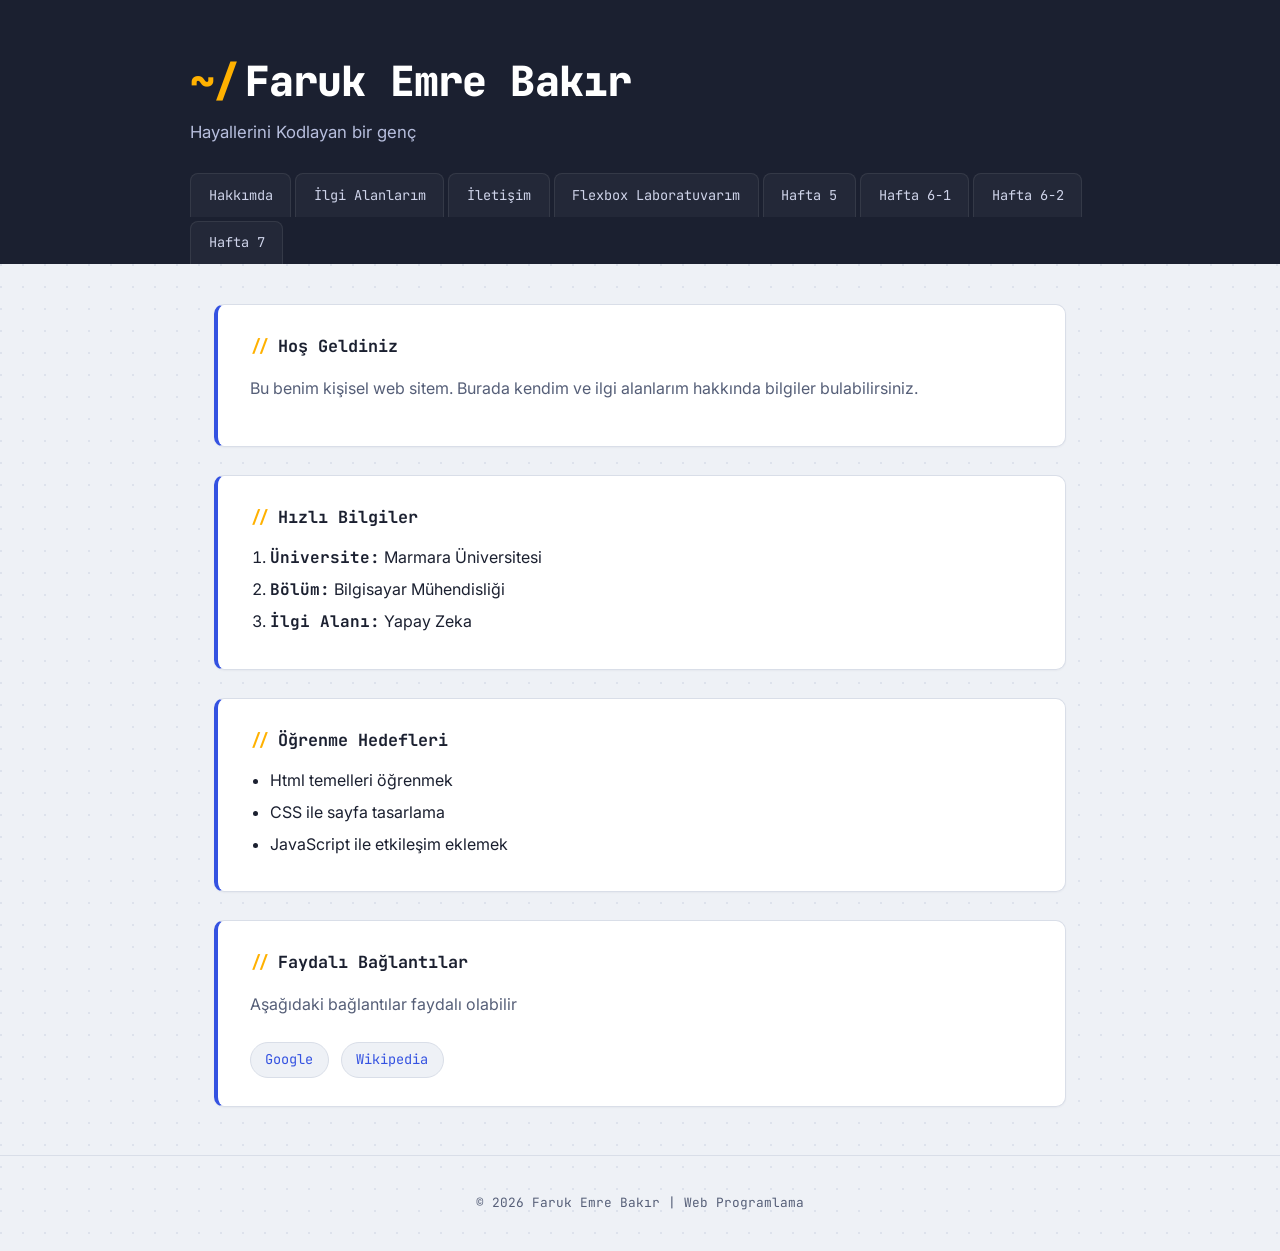
<file: index.html>
<!DOCTYPE html>
<html lang="tr"> <head>
    <meta charset="UTF-8"> <meta name="viewport" content="width=device-width, initial-scale=1.0"> <title>Faruk Emre Bakır</title> <link rel="stylesheet" href="styles/style.css">
</head>
<body> 

    <header>
        <h1>Faruk Emre Bakır</h1> 
        <p>Hayallerini Kodlayan bir genç</p>
      
        <nav>
            <ul>
                <li><a href="about.html">Hakkımda</a></li>
                <li><a href="interests.html">İlgi Alanlarım</a></li>
                <li><a href="contact.html">İletişim</a></li>
                <li><a href="hafta4Uygulama.html">Flexbox Laboratuvarım</a></li>
                <li><a href="hafta5.html">Hafta 5</a></li>
                <li><a href="hafta6-1.html">Hafta 6-1</a></li>
                <li><a href="hafta6-2.html">Hafta 6-2</a></li>
                <li><a href="hafta7.html">Hafta 7</a></li>
            </ul>
        </nav>
    </header>

    <main>
        <section>
            <h2>Hoş Geldiniz</h2>
            <p>Bu benim kişisel web sitem. Burada kendim ve ilgi alanlarım hakkında bilgiler bulabilirsiniz.</p>
        </section>

        <section>
            <h2>Hızlı Bilgiler</h2>
            <ol>
                <li><strong>Üniversite:</strong> Marmara Üniversitesi</li>
                <li><strong>Bölüm:</strong> Bilgisayar Mühendisliği</li>
                <li><strong>İlgi Alanı:</strong> Yapay Zeka</li>
            </ol>
        </section>

        <section>
            <h2>Öğrenme Hedefleri</h2>
            <ul>
                <li>Html temelleri öğrenmek</li>
                <li>CSS ile sayfa tasarlama</li>
                <li>JavaScript ile etkileşim eklemek</li>
            </ul>
        </section>

        <section>
            <h2>Faydalı Bağlantılar</h2>
            <p>Aşağıdaki bağlantılar faydalı olabilir</p>
            <a href="https://www.google.com" target="_blank">Google</a>
            <a href="https://www.wikipedia.org/" target="_blank">Wikipedia</a>
        </section>
    </main>

    <footer>
        <p>© 2026 Faruk Emre Bakır | Web Programlama</p>
    </footer>

</body>
</html>
</file>
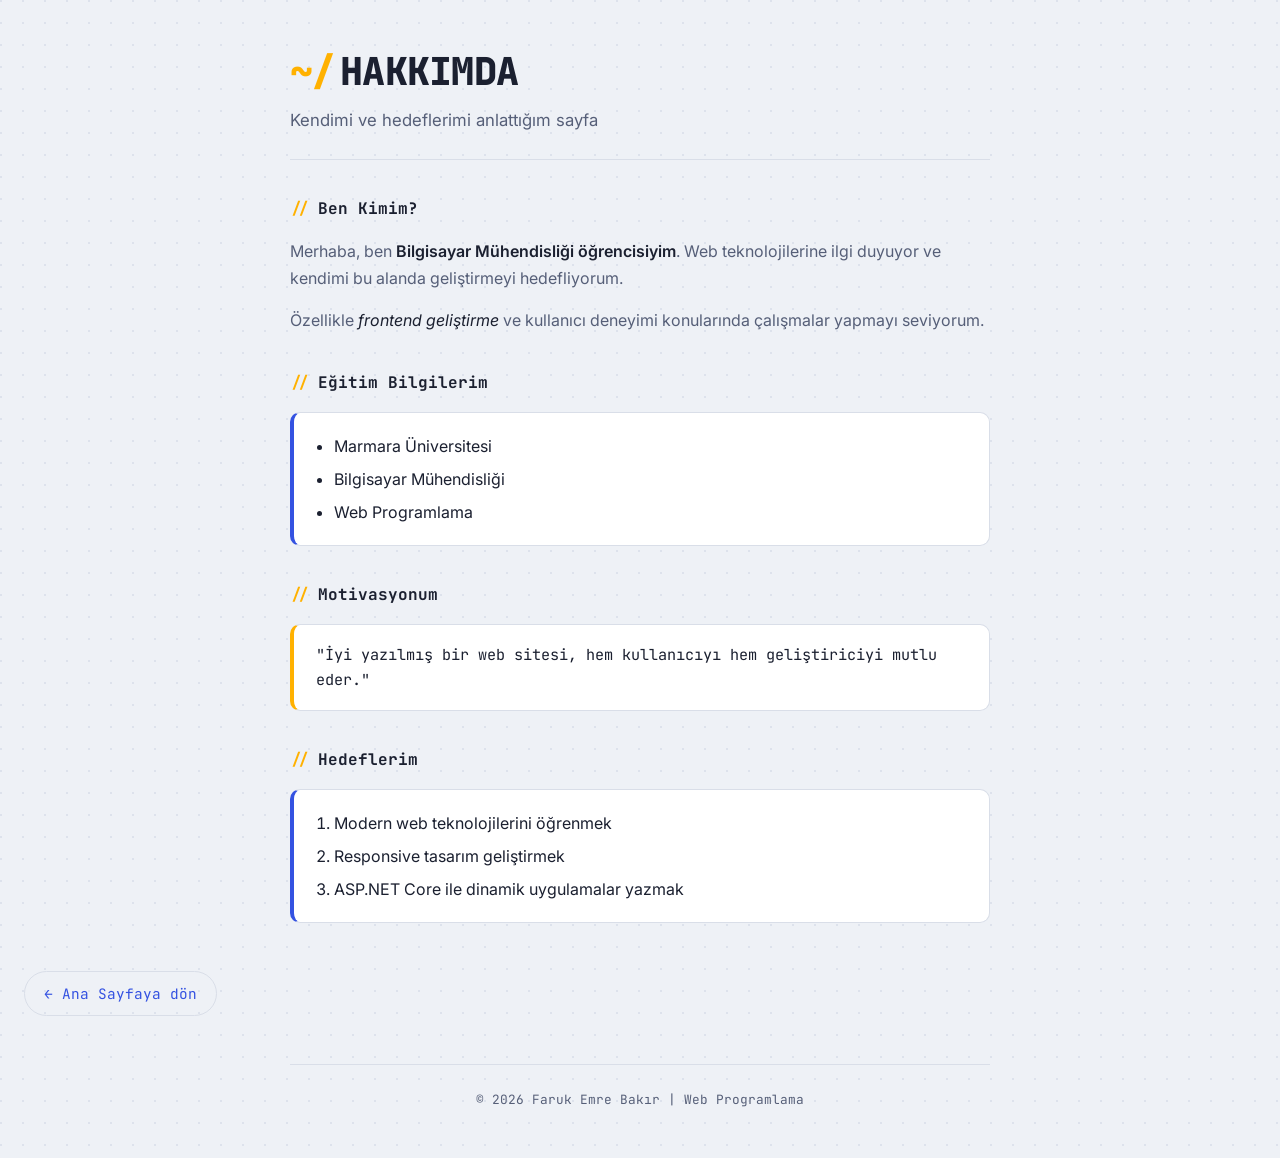
<file: about.html>
<!DOCTYPE html>
 <html> 
    <head> 
        <title> Faruk Emre Bakir</title> <link rel="stylesheet" href="styles/about.css">
    </head>
    <body>
        <h1>HAKKIMDA</h1>
        <p> Kendimi ve hedeflerimi anlattığım sayfa </p>

    <h3> Ben Kimim?</h3>
     <p>
        Merhaba, ben <strong>Bilgisayar Mühendisliği öğrencisiyim</strong>. 
        Web teknolojilerine ilgi duyuyor ve kendimi bu alanda geliştirmeyi hedefliyorum.
    </p>
      <p>
        Özellikle <em>frontend geliştirme</em> ve kullanıcı deneyimi konularında 
        çalışmalar yapmayı seviyorum.
    </p>
    <h3> Eğitim Bilgilerim</h3>
    <ul>
        <li>Marmara Üniversitesi</li>
        <li>Bilgisayar Mühendisliği</li>
        <li>Web Programlama</li>
    </ul>
      <h2>Motivasyonum</h2>
    <p>
        "İyi yazılmış bir web sitesi, hem kullanıcıyı hem geliştiriciyi mutlu eder."
    </p>

    <h2>Hedeflerim</h2>
    <ol>
        <li>Modern web teknolojilerini öğrenmek</li>
        <li>Responsive tasarım geliştirmek</li>
        <li>ASP.NET Core ile dinamik uygulamalar yazmak</li>
    </ol>
     <a href="index.html"> Ana Sayfaya dön</a>
     <footer>
        © 2026 Faruk Emre Bakır | Web Programlama
    </footer>

    </body>
   
 

    </html>
</file>
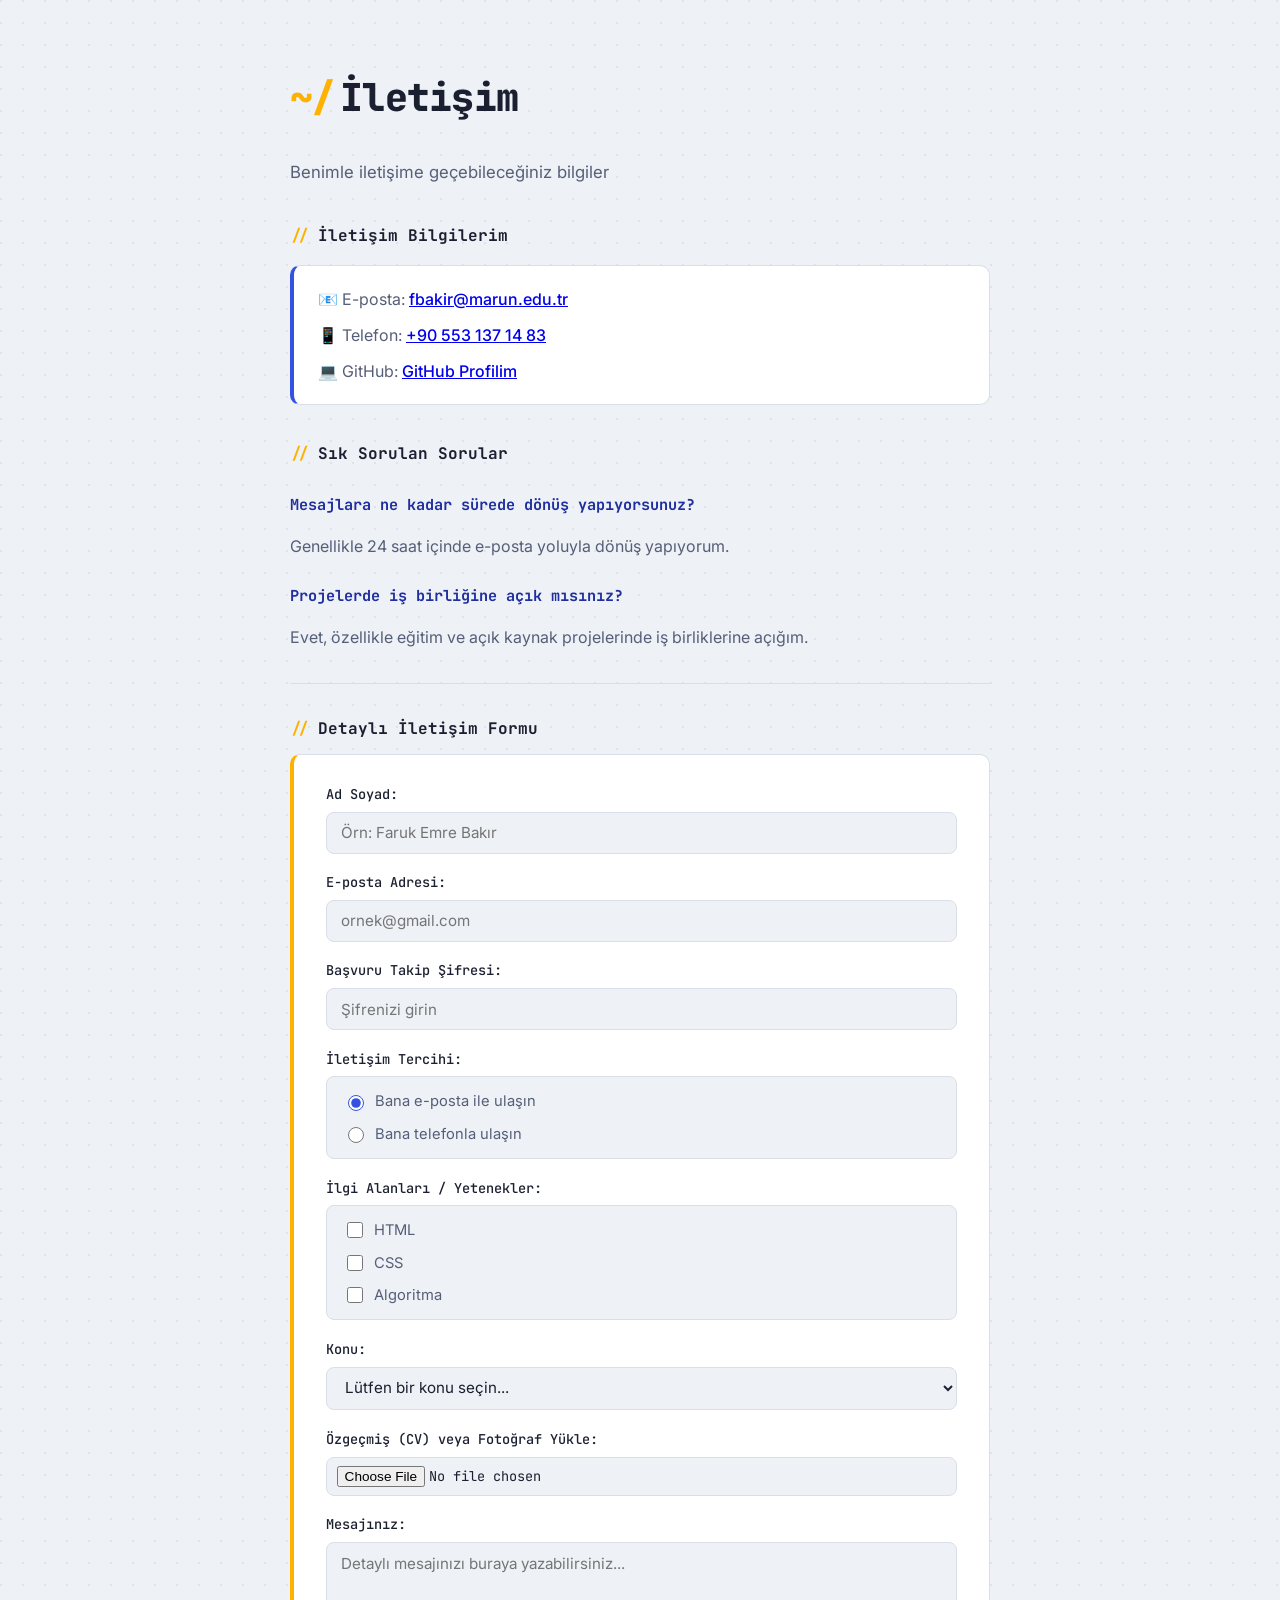
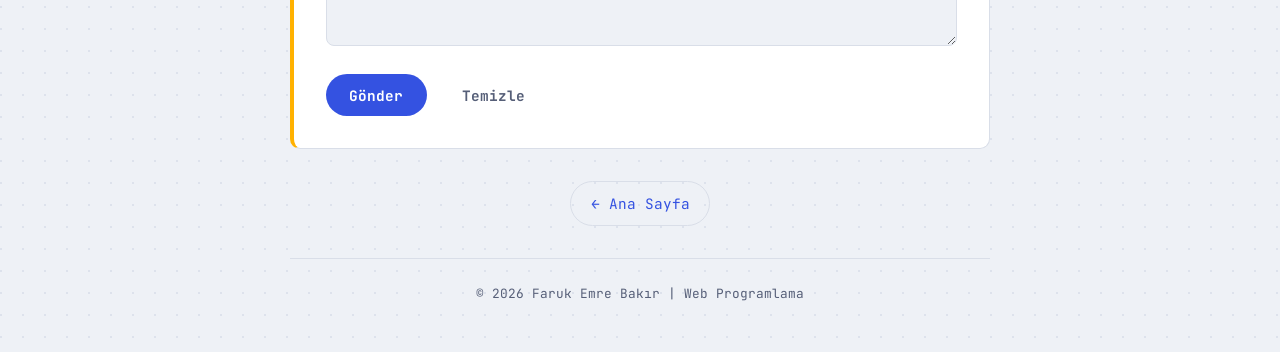
<file: contact.html>
<!DOCTYPE html>
<html lang="tr">
    <head>
        <meta charset="UTF-8">
        <title>Faruk Emre Bakir - İletişim</title>
        <link rel="stylesheet" href="styles/contact.css">
    </head>
    <body>
        <h1>İletişim</h1>

        <p>Benimle iletişime geçebileceğiniz bilgiler</p>

        
        <h2>İletişim Bilgilerim</h2>
        <ul>
            <li>📧 E-posta: <a href="mailto:fbakir@marun.edu.tr">fbakir@marun.edu.tr</a></li>
            <li>📱 Telefon: <a href="tel:+905531371483">+90 553 137 14 83</a></li>
            <li>💻 GitHub: <a href="https://github.com/farukemree/farukemree.github.io">GitHub Profilim</a></li>
        </ul>
        
        <h2>Sık Sorulan Sorular</h2>
        <h3>Mesajlara ne kadar sürede dönüş yapıyorsunuz?</h3>
        <p>Genellikle 24 saat içinde e-posta yoluyla dönüş yapıyorum.</p>

        <h3>Projelerde iş birliğine açık mısınız?</h3>
        <p>Evet, özellikle eğitim ve açık kaynak projelerinde iş birliklerine açığım.</p>
   <hr>

        <div class="contact-container">
            <h2>Detaylı İletişim Formu</h2>
            <form action="#" method="post">
                
                <label for="adsoyad">Ad Soyad:</label>
                <input type="text" id="adsoyad" name="adsoyad" placeholder="Örn: Faruk Emre Bakır" required>

                <label for="eposta">E-posta Adresi:</label>
                <input type="email" id="eposta" name="eposta" placeholder="ornek@gmail.com" required>

                <label for="sifre">Başvuru Takip Şifresi:</label>
                <input type="password" id="sifre" name="sifre" placeholder="Şifrenizi girin">

                <label>İletişim Tercihi:</label>
                <div class="form-group-box">
                    <label class="radio-label">
                        <input type="radio" name="iletisim" value="eposta" checked> Bana e-posta ile ulaşın
                    </label>
                    <label class="radio-label">
                        <input type="radio" name="iletisim" value="telefon"> Bana telefonla ulaşın
                    </label>
                </div>

                <label>İlgi Alanları / Yetenekler:</label>
                <div class="form-group-box">
                    <label class="checkbox-label"><input type="checkbox" name="yetenek" value="html"> HTML</label>
                    <label class="checkbox-label"><input type="checkbox" name="yetenek" value="css"> CSS</label>
                    <label class="checkbox-label"><input type="checkbox" name="yetenek" value="algoritma"> Algoritma</label>
                </div>

                <label for="konu">Konu:</label>
                <select id="konu" name="konu" required>
                    <option value="">Lütfen bir konu seçin...</option>
                    <option value="isteklifi">İş Teklifi</option>
                    <option value="soru">Soru</option>
                    <option value="geribildirim">Geri Bildirim</option>
                </select>

                <label for="dosya">Özgeçmiş (CV) veya Fotoğraf Yükle:</label>
                <input type="file" id="dosya" name="dosya">

                <label for="mesaj">Mesajınız:</label>
                <textarea id="mesaj" name="mesaj" rows="4" placeholder="Detaylı mesajınızı buraya yazabilirsiniz..." required></textarea>

                <div class="button-group">
                    <input type="submit" value="Gönder" class="btn-submit">
                    <input type="reset" value="Temizle" class="btn-reset">
                </div>
                
            </form>
        </div>
        <a href="index.html">Ana Sayfa</a>
        
        <footer>
            © 2026 Faruk Emre Bakır | Web Programlama
        </footer>
    </body>
</html>
</file>
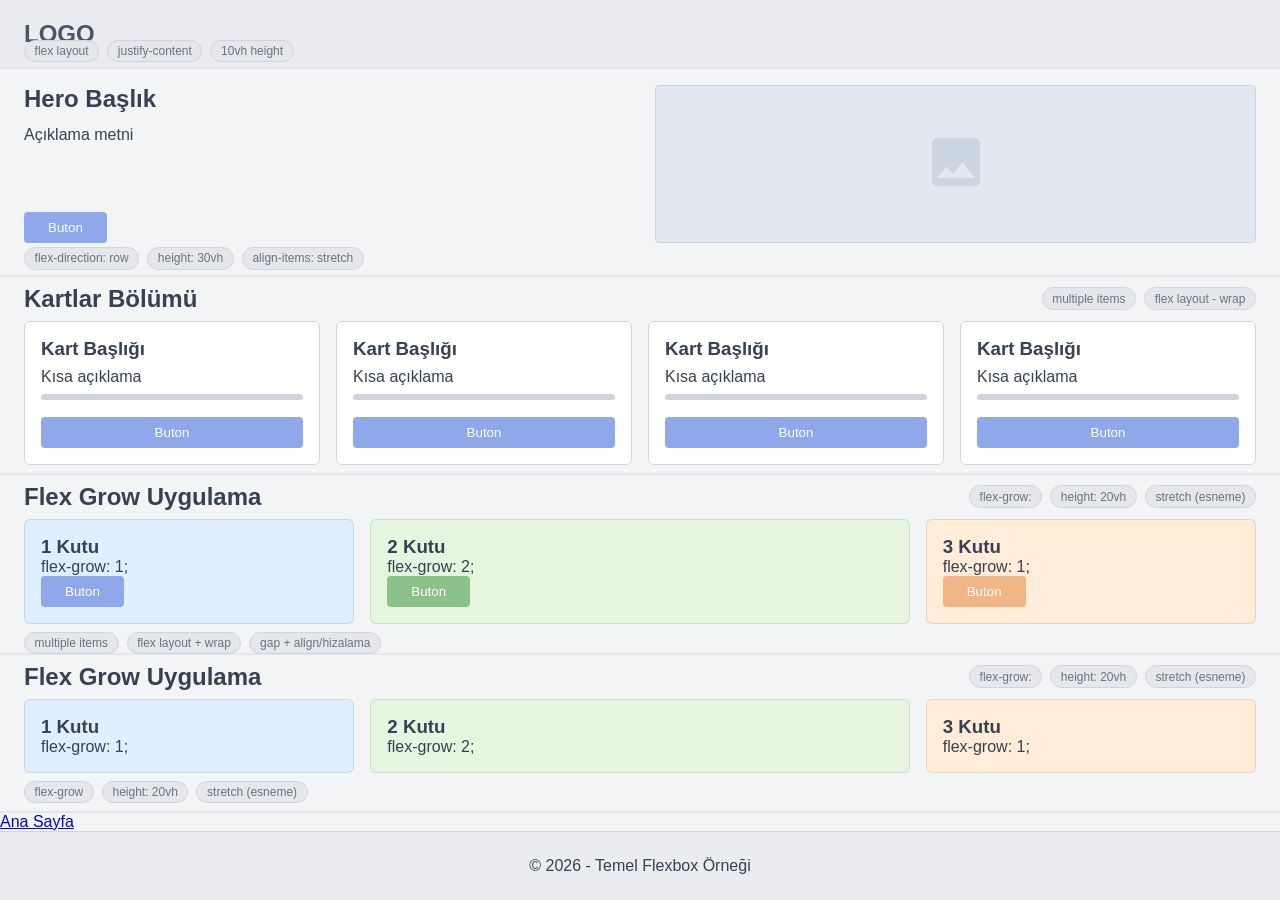
<file: hafta4Uygulama.html>
<!DOCTYPE html>
<html lang="tr">
<head>
    <meta charset="UTF-8">
    <meta name="viewport" content="width=device-width, initial-scale=1.0">
    <title>Flexbox Lab Uygulaması</title>
    <link rel="stylesheet" href="styles/hafta4Uygulama.css">
</head>
<body>

    <div class="wrapper">
        
        <nav class="navbar section-box">
            <div class="logo">LOGO</div>
           
            <div class="tags-container absolute-tags">
                <span class="tag">flex layout</span>
                <span class="tag">justify-content</span>
                <span class="tag">10vh height</span>
            </div>
        </nav>

        <section class="hero section-box">
            <div class="hero-left">
                <h2>Hero Başlık</h2>
                <p>Açıklama metni</p>
                <div class="fake-lines">
                    <div class="line"></div>
                    <div class="line short"></div>
                </div>
                <button class="btn btn-blue">Buton</button>
            </div>
            <div class="hero-right">
                <div class="placeholder-img">
                    <svg viewBox="0 0 24 24" width="64" height="64" fill="#cbd5e1"><path d="M21 19V5c0-1.1-.9-2-2-2H5c-1.1 0-2 .9-2 2v14c0 1.1.9 2 2 2h14c1.1 0 2-.9 2-2zM8.5 13.5l2.5 3.01L14.5 12l4.5 6H5l3.5-4.5z"/></svg>
                </div>
            </div>
            <div class="tags-container block-tags">
                <span class="tag">flex-direction: row</span>
                <span class="tag">height: 30vh</span>
                <span class="tag">align-items: stretch</span>
            </div>
        </section>

        <section class="cards-section section-box">
            <div class="section-header">
                <h2>Kartlar Bölümü</h2>
                <div class="tags-container">
                    <span class="tag">multiple items</span>
                    <span class="tag">flex layout - wrap</span>
                </div>
            </div>
            <div class="cards-container">
                <div class="card">
                    <h3>Kart Başlığı</h3>
                    <p>Kısa açıklama</p>
                    <div class="fake-lines"><div class="line"></div></div>
                    <button class="btn btn-blue">Buton</button>
                </div>
                <div class="card">
                    <h3>Kart Başlığı</h3>
                    <p>Kısa açıklama</p>
                    <div class="fake-lines"><div class="line"></div></div>
                    <button class="btn btn-blue">Buton</button>
                </div>
                <div class="card">
                    <h3>Kart Başlığı</h3>
                    <p>Kısa açıklama</p>
                    <div class="fake-lines"><div class="line"></div></div>
                    <button class="btn btn-blue">Buton</button>
                </div>
                <div class="card">
                    <h3>Kart Başlığı</h3>
                    <p>Kısa açıklama</p>
                    <div class="fake-lines"><div class="line"></div></div>
                    <button class="btn btn-blue">Buton</button>
                </div>
            </div>
        </section>

        <section class="flex-grow-section section-box">
            <div class="section-header">
                <h2>Flex Grow Uygulama</h2>
                <div class="tags-container">
                    <span class="tag">flex-grow:</span>
                    <span class="tag">height: 20vh</span>
                    <span class="tag">stretch (esneme)</span>
                </div>
            </div>
            <div class="grow-container">
                <div class="grow-box box-1">
                    <h3>1 Kutu</h3>
                    <p>flex-grow: 1;</p>
                    <button class="btn btn-blue">Buton</button>
                </div>
                <div class="grow-box box-2">
                    <h3>2 Kutu</h3>
                    <p>flex-grow: 2;</p>
                    <button class="btn btn-green">Buton</button>
                </div>
                <div class="grow-box box-3">
                    <h3>3 Kutu</h3>
                    <p>flex-grow: 1;</p>
                    <button class="btn btn-orange">Buton</button>
                </div>
            </div>
            <div class="tags-container bottom-tags">
                <span class="tag">multiple items</span>
                <span class="tag">flex layout + wrap</span>
                <span class="tag">gap + align/hizalama</span>
            </div>
        </section>

        <section class="flex-grow-section section-box">
            <div class="section-header">
                <h2>Flex Grow Uygulama</h2>
                <div class="tags-container">
                    <span class="tag">flex-grow:</span>
                    <span class="tag">height: 20vh</span>
                    <span class="tag">stretch (esneme)</span>
                </div>
            </div>
            <div class="grow-container">
                <div class="grow-box box-1">
                    <h3>1 Kutu</h3>
                    <p>flex-grow: 1;</p>
                </div>
                <div class="grow-box box-2">
                    <h3>2 Kutu</h3>
                    <p>flex-grow: 2;</p>
                </div>
                <div class="grow-box box-3">
                    <h3>3 Kutu</h3>
                    <p>flex-grow: 1;</p>
                </div>
            </div>
            <div class="tags-container bottom-tags">
                <span class="tag">flex-grow</span>
                <span class="tag">height: 20vh</span>
                <span class="tag">stretch (esneme)</span>
            </div>
        </section>
        <a href="#">Ana Sayfa</a>

        <footer class="footer section-box">
            <p>© 2026 - Temel Flexbox Örneği</p>
        </footer>

    </div>

</body>
</html>
</file>
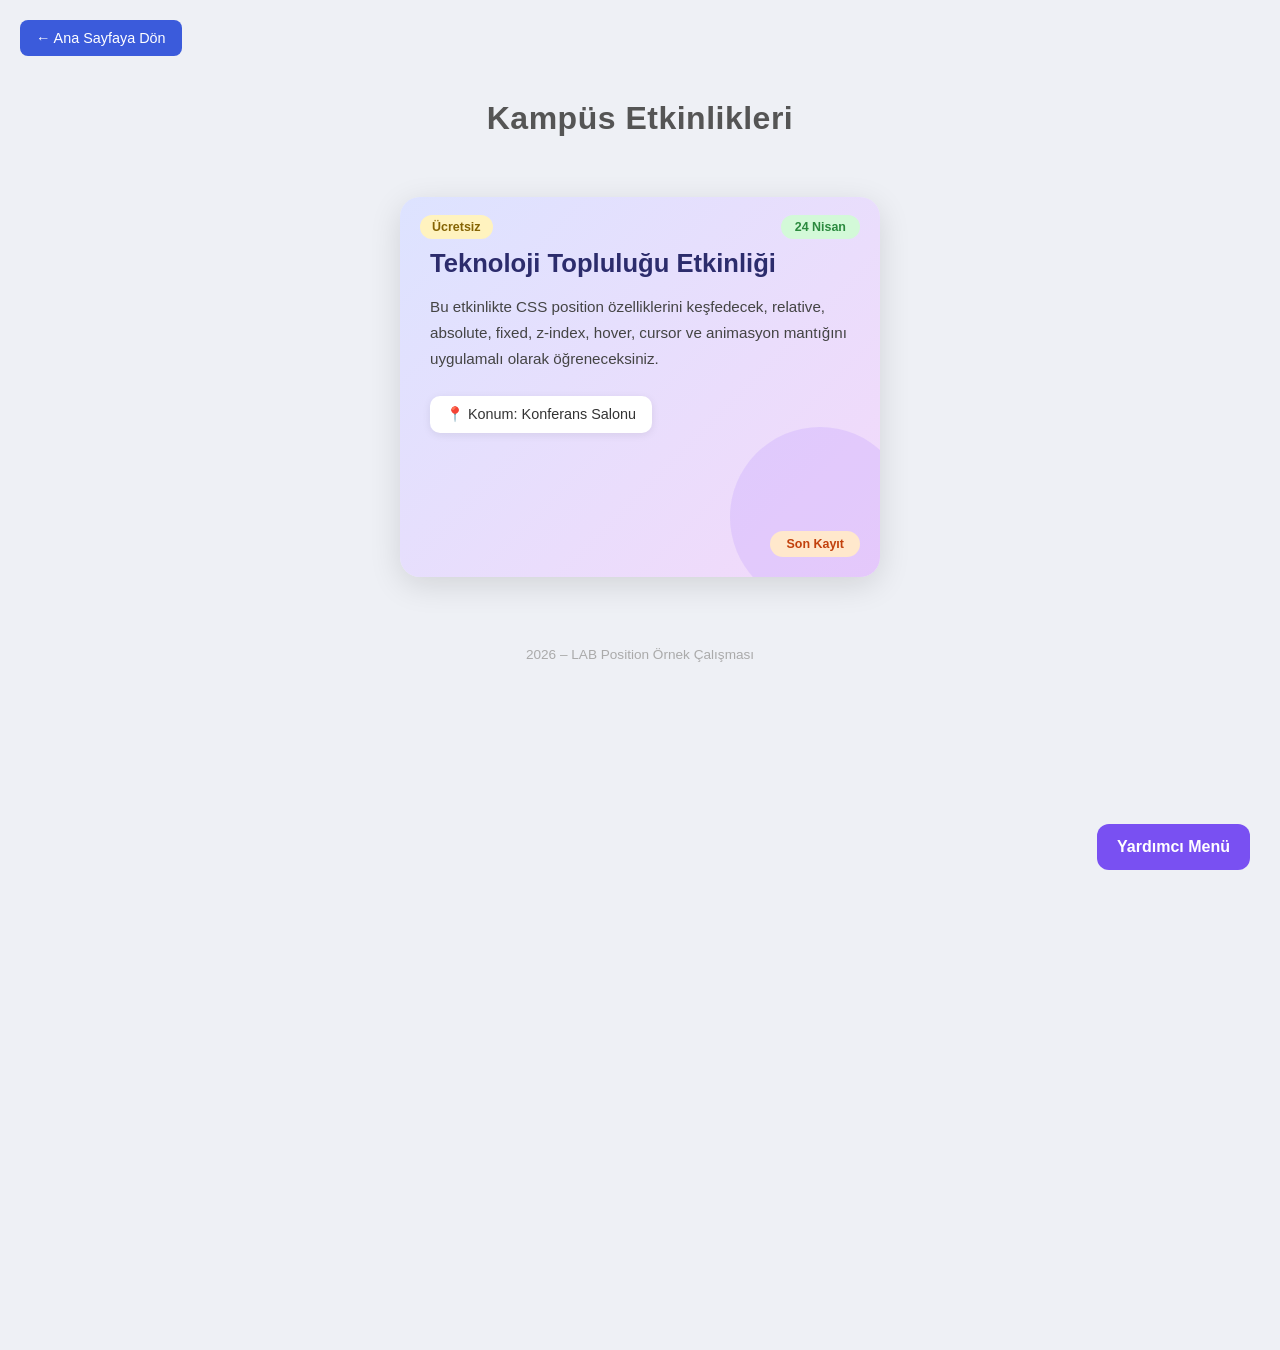
<file: hafta5.html>
<!DOCTYPE html>
<html lang="tr">
<head>
  <meta charset="UTF-8" />
  <meta name="viewport" content="width=device-width, initial-scale=1.0" />
  <title>LAB 5 – CSS Position</title>
  <link rel="stylesheet" href="hafta5.css" />
</head>
<body>

  <!-- FIXED ÖĞE: Sayfanın sağ altında sabit kalır -->
  <div class="fixed-helper">Yardımcı Menü</div>

  <!-- FIXED NAV: Sol üstte "Ana Sayfaya Dön" butonu -->
  <a href="index.html" class="fixed-back">← Ana Sayfaya Dön</a>

  <!-- BAŞLIK ALANI -->
  <header class="page-header">
    <h1>Kampüs Etkinlikleri</h1>
  </header>

  <!-- ANA KART ALANI -->
  <main class="card-wrapper">

    <div class="announcement-card">

      <!-- ABSOLUTE ÖĞE 1: Sol üst köşe rozeti -->
      <span class="badge badge-free">Ücretsiz</span>

      <!-- ABSOLUTE ÖĞE 2: Sağ üst tarih etiketi -->
      <span class="badge badge-date">24 Nisan</span>

      <!-- ABSOLUTE ÖĞE 3: Sağ alt "Son Kayıt" etiketi -->
      <span class="badge badge-deadline">Son Kayıt</span>

      <!-- ABSOLUTE ÖĞE 4: Arka plan dekoratif daire (z-index örneği) -->
      <div class="deco-circle"></div>

      <!-- KART İÇERİĞİ -->
      <div class="card-content">
        <h2 class="card-title">Teknoloji Topluluğu Etkinliği</h2>
        <p class="card-desc">
          Bu etkinlikte CSS position özelliklerini keşfedecek, relative,
          absolute, fixed, z-index, hover, cursor ve animasyon mantığını
          uygulamalı olarak öğreneceksiniz.
        </p>
        <div class="location-box">📍 Konum: Konferans Salonu</div>
      </div>

    </div>

  </main>

  <!-- FOOTER -->
  <footer class="page-footer">
    <p>2026 – LAB Position Örnek Çalışması</p>
  </footer>

</body>
</html>
</file>
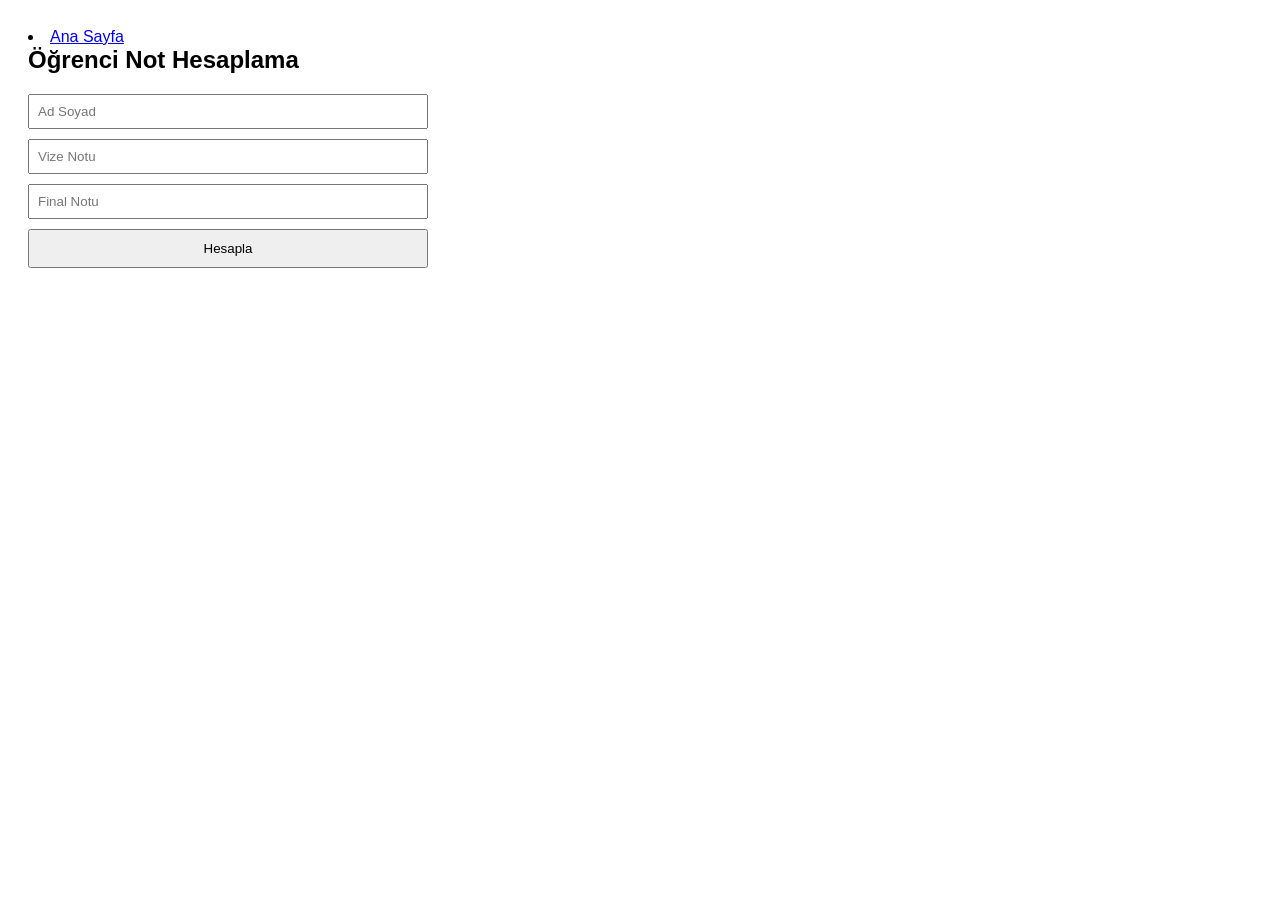
<file: hafta6-1.html>
<!DOCTYPE html>
<html lang="tr">
<head>
    <meta charset="UTF-8">
    <title>Öğrenci Not Hesaplama</title>
    <style>
        body { font-family: Arial, sans-serif; padding: 20px; }
        .container { max-width: 400px; }
        input { width: 100%; padding: 8px; margin-bottom: 10px; box-sizing: border-box; }
        button { width: 100%; padding: 10px; cursor: pointer; }
        #sonucBox { margin-top: 20px; padding: 15px; background-color: #f0f0f0; display: none; }
        h2 { margin-top: 0; }
    </style>
</head>
<body>
                <li><a href="index.html">Ana Sayfa</a></li>


<div class="container">
    <h2>Öğrenci Not Hesaplama</h2>
    <input type="text" id="adSoyad" placeholder="Ad Soyad">
    <input type="text" id="vizeNotu" placeholder="Vize Notu">
    <input type="text" id="finalNotu" placeholder="Final Notu">
    <button onclick="hesaplaNot()">Hesapla</button>

    <div id="sonucBox">
        <strong id="resAd"></strong><br><br>
        Ortalama: <span id="resOrt"></span><br>
        Harf Notu: <span id="resHarf"></span><br>
        Durum: <span id="resDurum"></span>
    </div>
</div>

<script>
    function hesaplaNot() {
        const ad = document.getElementById('adSoyad').value;
        const vize = parseFloat(document.getElementById('vizeNotu').value);
        const final = parseFloat(document.getElementById('finalNotu').value);
        
        if (isNaN(vize) || isNaN(final)) {
            alert("Lütfen geçerli notlar giriniz.");
            return;
        }

        const ortalama = (vize * 0.4) + (final * 0.6);
        let harf = "";
        
        if (ortalama >= 90) harf = "AA";
        else if (ortalama >= 80) harf = "BA";
        else if (ortalama >= 70) harf = "BB";
        else if (ortalama >= 60) harf = "CB";
        else if (ortalama >= 50) harf = "CC";
        else harf = "FF";

        const durum = ortalama >= 50 ? "Geçti" : "Kaldı";

        document.getElementById('resAd').innerText = ad;
        document.getElementById('resOrt').innerText = ortalama.toFixed(2);
        document.getElementById('resHarf').innerText = harf;
        document.getElementById('resDurum').innerText = durum;
        document.getElementById('sonucBox').style.display = "block";
    }
</script>

</body>
</html>
</file>
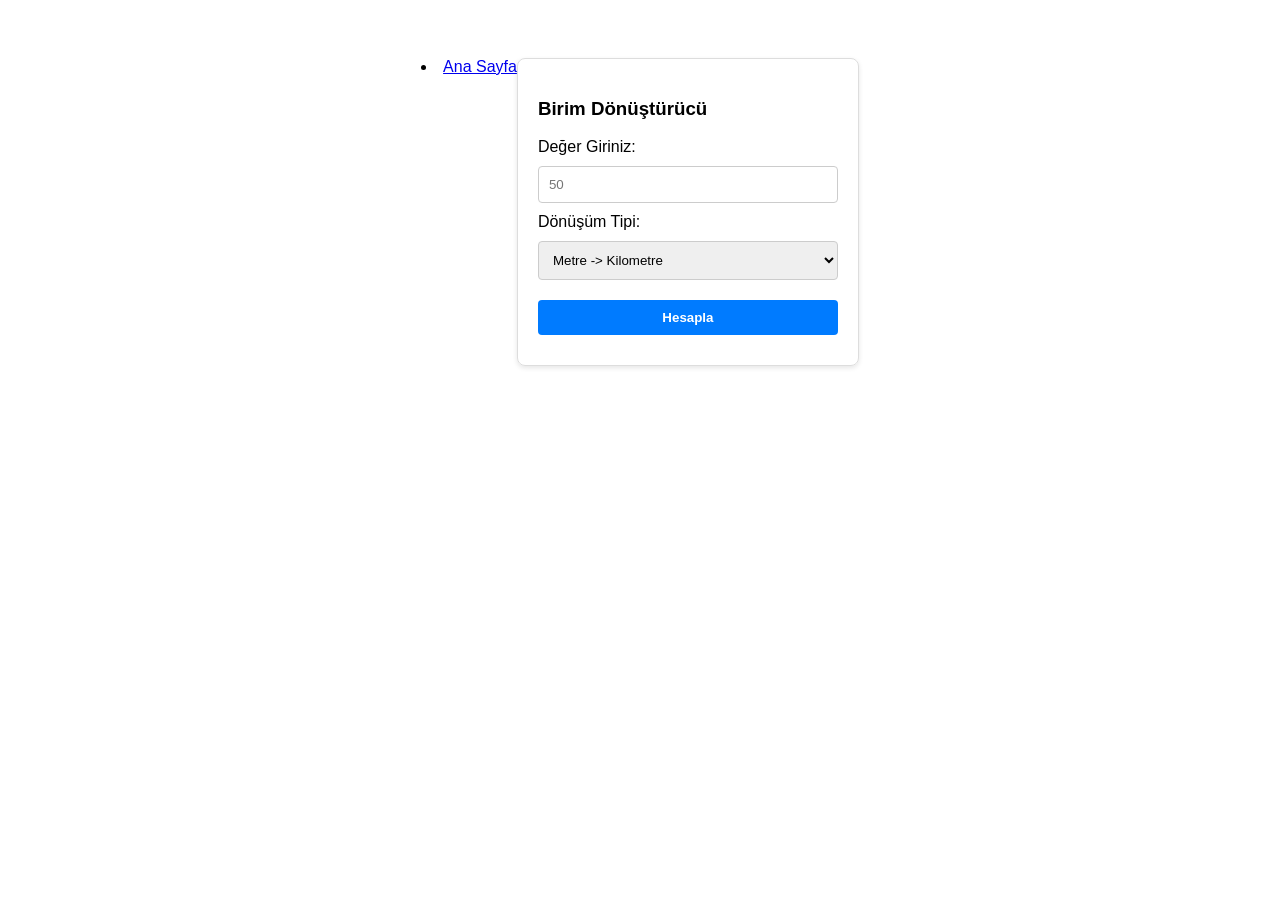
<file: hafta6-2.html>
<!DOCTYPE html>
<html lang="tr">
<head>
    <meta charset="UTF-8">
    <title>Birim Dönüştürücü</title>
    <style>
        body { font-family: sans-serif; display: flex; justify-content: center; padding-top: 50px; }
        .card { border: 1px solid #ddd; padding: 20px; border-radius: 8px; width: 300px; box-shadow: 0 2px 5px rgba(0,0,0,0.1); }
        input, select, button { width: 100%; padding: 10px; margin: 10px 0; border-radius: 4px; border: 1px solid #ccc; box-sizing: border-box; }
        button { background-color: #007bff; color: white; border: none; cursor: pointer; font-weight: bold; }
        .result { background-color: #d4edda; padding: 15px; text-align: center; font-weight: bold; border-radius: 4px; display: none; }
    </style>
</head>
<body>
            <li><a href="index.html">Ana Sayfa</a></li>

<div class="card">
    <h3>Birim Dönüştürücü</h3>
    <label>Değer Giriniz:</label>
    <input type="number" id="deger" placeholder="50">
    
    <label>Dönüşüm Tipi:</label>
    <select id="tip">
        <option value="m-km">Metre -> Kilometre</option>
        <option value="c-f">Celsius -> Fahrenheit</option>
        <option value="kg-g">Kilogram -> Gram</option>
    </select>

    <button onclick="donustur()">Hesapla</button>
    <div id="sonucBirim" class="result"></div>
</div>

<script>
    function donustur() {
        const deger = parseFloat(document.getElementById('deger').value);
        const tip = document.getElementById('tip').value;
        let sonuc = 0;

        if (isNaN(deger)) {
            alert("Lütfen bir sayı girin.");
            return;
        }

        switch(tip) {
            case "m-km": sonuc = deger / 1000; break;
            case "c-f": sonuc = (deger * 9/5) + 32; break;
            case "kg-g": sonuc = deger * 1000; break;
        }

        const sonucDiv = document.getElementById('sonucBirim');
        sonucDiv.innerText = "Sonuç: " + sonuc.toLocaleString();
        sonucDiv.style.display = "block";
    }
</script>

</body>
</html>
</file>
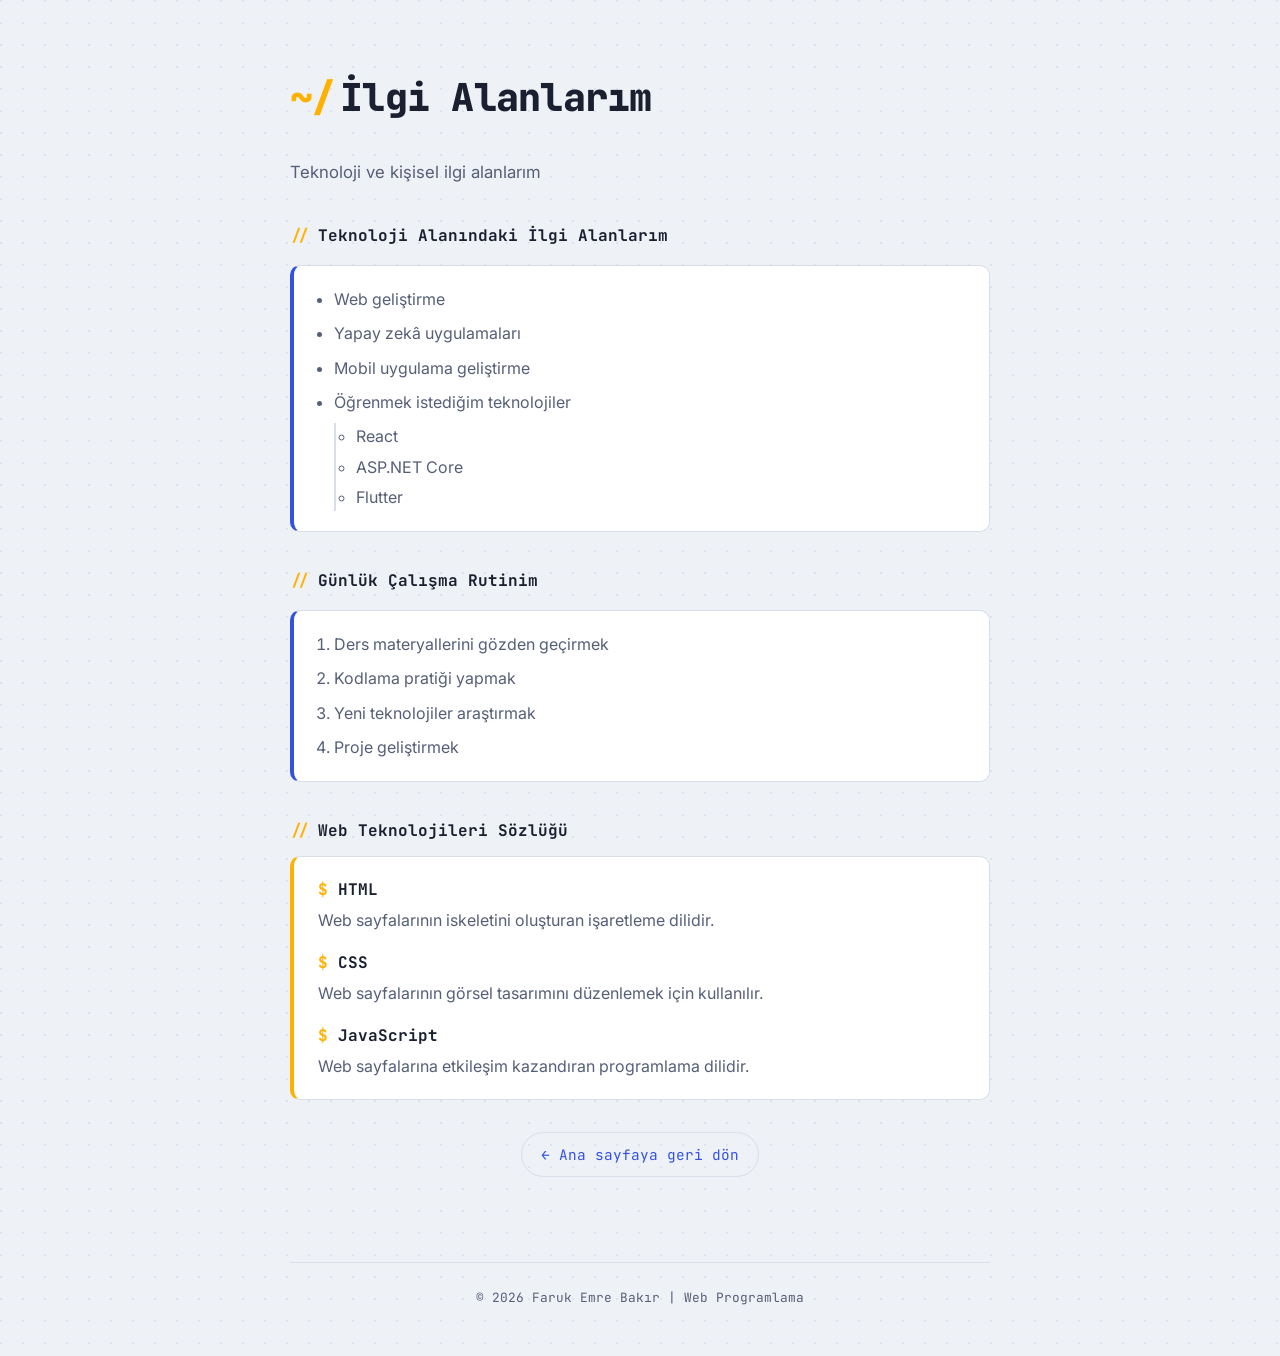
<file: interests.html>
<!DOCTYPE html>
 <html>
    <head>
         <title> Faruk Emre Bakir</title> <link rel="stylesheet" href="styles/interests.css">
    </head>
    <body>
        <h1>İlgi Alanlarım</h1>

    <p>Teknoloji ve kişisel ilgi alanlarım</p>
    <nav> 
        
    </nav>
    <h2> Teknoloji Alanındaki İlgi Alanlarım</h2>
    <nav>
         <ul>
        <li>Web geliştirme</li>
        <li>Yapay zekâ uygulamaları</li>
        <li>Mobil uygulama geliştirme</li>
        <li>Öğrenmek istediğim teknolojiler
            <ul>
                <li>React</li>
                <li>ASP.NET Core</li>
                <li>Flutter</li>
            </ul>
        </li>
    </ul>
    </nav>
      <h2>Günlük Çalışma Rutinim</h2>
    <ol>
        <li>Ders materyallerini gözden geçirmek</li>
        <li>Kodlama pratiği yapmak</li>
        <li>Yeni teknolojiler araştırmak</li>
        <li>Proje geliştirmek</li>
    </ol>

    <h2>Web Teknolojileri Sözlüğü</h2>

    <dl>
        <dt>HTML</dt>
        <dd>Web sayfalarının iskeletini oluşturan işaretleme dilidir.</dd>

        <dt>CSS</dt>
        <dd>Web sayfalarının görsel tasarımını düzenlemek için kullanılır.</dd>

        <dt>JavaScript</dt>
        <dd>Web sayfalarına etkileşim kazandıran programlama dilidir.</dd>
    </dl>
    <a href="index.html">← Ana sayfaya geri dön</a><br><br>
    <footer>
        © 2026 Faruk Emre Bakır | Web Programlama
    </footer>
    </body>
 </html>
</file>
<file: styles/style.css>
/* ==========================================================================
   Faruk Emre Bakır — Kişisel Site
   Tema: "Öğrenme Günlüğü" — bir CS öğrencisinin kod defteri havası
   ========================================================================== */

@import url('https://fonts.googleapis.com/css2?family=JetBrains+Mono:wght@400;500;700;800&family=Inter:wght@400;500;600&display=swap');

:root {
  --bg:        #eef1f6;   /* soğuk, kağıt gibi açık gri-mavi zemin */
  --surface:   #ffffff;   /* kart yüzeyleri */
  --ink:       #1b2030;   /* ana metin */
  --ink-soft:  #565f78;   /* ikincil metin */
  --line:      #d9dee8;   /* ince çizgiler / kenarlıklar */
  --accent:    #3452e1;   /* indigo — bağlantılar, vurgular */
  --accent-ink:#1f2f9e;
  --amber:     #ffb100;   /* terminal amber — hover / imza rengi */
  --radius:    10px;

  --font-mono: 'JetBrains Mono', ui-monospace, monospace;
  --font-body: 'Inter', system-ui, -apple-system, sans-serif;
}

* { box-sizing: border-box; }

html { scroll-behavior: smooth; }

body {
  margin: 0;
  background:
    radial-gradient(circle at 1px 1px, #dde2ec 1px, transparent 1px) 0 0 / 22px 22px,
    var(--bg);
  color: var(--ink);
  font-family: var(--font-body);
  line-height: 1.6;
  -webkit-font-smoothing: antialiased;
}

a { color: var(--accent); text-decoration: none; }
a:hover, a:focus-visible { color: var(--amber); }
a:focus-visible, button:focus-visible {
  outline: 2px solid var(--accent);
  outline-offset: 3px;
}

/* ---------------------------------- Header ---------------------------------- */

header {
  background: var(--ink);
  color: #fff;
  padding: 3rem 1.5rem 0;
}

header h1 {
  margin: 0 auto;
  max-width: 900px;
  font-family: var(--font-mono);
  font-weight: 800;
  font-size: clamp(1.9rem, 4vw, 2.6rem);
  letter-spacing: -0.02em;
}

header h1::before {
  content: '~/';
  color: var(--amber);
  margin-right: 0.15em;
}

header > p {
  max-width: 900px;
  margin: 0.25rem auto 1.75rem;
  color: #b7bedd;
  font-size: 1.05rem;
}

/* Nav styled like editor / browser tabs — a small nod to the fact that
   several pages are literally numbered weekly logs (Hafta 4, 5, 6-1...) */
nav {
  max-width: 900px;
  margin: 0 auto;
}

nav ul {
  display: flex;
  flex-wrap: wrap;
  gap: 0.25rem;
  list-style: none;
  margin: 0;
  padding: 0;
}

nav a {
  display: inline-block;
  padding: 0.65rem 1.1rem;
  color: #cfd4ea;
  font-family: var(--font-mono);
  font-size: 0.85rem;
  background: rgba(255,255,255,0.04);
  border: 1px solid rgba(255,255,255,0.08);
  border-bottom: none;
  border-radius: 8px 8px 0 0;
  transition: background 0.15s ease, color 0.15s ease;
}

nav a:hover {
  background: var(--bg);
  color: var(--ink);
}

/* ---------------------------------- Main ---------------------------------- */

main {
  max-width: 900px;
  margin: 0 auto;
  padding: 2.5rem 1.5rem 3rem;
  display: flex;
  flex-direction: column;
  gap: 1.75rem;
}

section {
  background: var(--surface);
  border: 1px solid var(--line);
  border-left: 4px solid var(--accent);
  border-radius: var(--radius);
  padding: 1.75rem 2rem;
  box-shadow: 0 1px 2px rgba(20, 25, 40, 0.04);
}

section h2 {
  margin-top: 0;
  font-family: var(--font-mono);
  font-size: 1.05rem;
  font-weight: 700;
  color: var(--ink);
  display: flex;
  align-items: center;
  gap: 0.5rem;
}

/* Comment-style eyebrow before each heading — reads like a code comment
   introducing the block below it. */
section h2::before {
  content: '//';
  color: var(--amber);
  font-weight: 700;
}

section p { color: var(--ink-soft); }

section ol, section ul {
  padding-left: 1.25rem;
  margin: 0.75rem 0 0;
}

section li { margin-bottom: 0.4rem; }

section ol li strong {
  font-family: var(--font-mono);
  color: var(--ink);
}

/* "Faydalı Bağlantılar" section — inline pill links */
section a[target="_blank"] {
  display: inline-block;
  margin: 0.5rem 0.5rem 0 0;
  padding: 0.4rem 0.9rem;
  font-family: var(--font-mono);
  font-size: 0.85rem;
  background: var(--bg);
  border: 1px solid var(--line);
  border-radius: 999px;
  transition: border-color 0.15s ease, transform 0.1s ease;
}

section a[target="_blank"]:hover {
  border-color: var(--amber);
  transform: translateY(-1px);
}

/* ---------------------------------- Footer ---------------------------------- */

footer {
  text-align: center;
  padding: 1.5rem;
  color: var(--ink-soft);
  font-family: var(--font-mono);
  font-size: 0.8rem;
  border-top: 1px solid var(--line);
}

/* ---------------------------------- Responsive ---------------------------------- */

@media (max-width: 600px) {
  header { padding: 2rem 1rem 0; }
  main { padding: 1.75rem 1rem 2rem; }
  section { padding: 1.4rem 1.25rem; }
  nav a { padding: 0.5rem 0.8rem; font-size: 0.78rem; }
}

/* Respect reduced motion preferences */
@media (prefers-reduced-motion: reduce) {
  html { scroll-behavior: auto; }
  * { transition: none !important; }
}
</file>
<file: styles/about.css>
/* ==========================================================================
   Faruk Emre Bakır — Hakkımda Sayfası
   Ana temayla aynı palet ve tipografi (bkz. style.css)
   ========================================================================== */

@import url('https://fonts.googleapis.com/css2?family=JetBrains+Mono:wght@400;500;700;800&family=Inter:wght@400;500;600&display=swap');

:root {
  --bg:        #eef1f6;
  --surface:   #ffffff;
  --ink:       #1b2030;
  --ink-soft:  #565f78;
  --line:      #d9dee8;
  --accent:    #3452e1;
  --amber:     #ffb100;
  --radius:    10px;

  --font-mono: 'JetBrains Mono', ui-monospace, monospace;
  --font-body: 'Inter', system-ui, -apple-system, sans-serif;
}

* { box-sizing: border-box; }

body {
  margin: 0;
  background:
    radial-gradient(circle at 1px 1px, #dde2ec 1px, transparent 1px) 0 0 / 22px 22px,
    var(--bg);
  color: var(--ink);
  font-family: var(--font-body);
  line-height: 1.65;
  -webkit-font-smoothing: antialiased;
  padding: 0 1.5rem 3rem;
}

/* Sayfa içeriğini tek bir "kart" gibi ortala */
h1, h3, p, ul, ol, h2, footer, a[href="index.html"] {
  max-width: 700px;
  margin-left: auto;
  margin-right: auto;
}

h1 {
  max-width: 700px;
  margin: 0 auto;
  padding: 2.5rem 0 0.25rem;
  font-family: var(--font-mono);
  font-weight: 800;
  font-size: clamp(1.8rem, 4vw, 2.4rem);
  letter-spacing: -0.02em;
}

h1::before {
  content: '~/';
  color: var(--amber);
  margin-right: 0.15em;
}

/* İlk paragraf (sayfa açıklaması) alt başlık gibi davranır */
h1 + p {
  color: var(--ink-soft);
  font-size: 1.05rem;
  margin-top: 0;
  margin-bottom: 2rem;
  padding-bottom: 1.5rem;
  border-bottom: 1px solid var(--line);
}

h3 {
  font-family: var(--font-mono);
  font-size: 1rem;
  font-weight: 700;
  margin-top: 2.25rem;
  margin-bottom: 0.75rem;
  display: flex;
  align-items: center;
  gap: 0.5rem;
}

h3::before {
  content: '//';
  color: var(--amber);
  font-weight: 700;
}

h2 {
  font-family: var(--font-mono);
  font-size: 1rem;
  font-weight: 700;
  margin-top: 2.25rem;
  margin-bottom: 0.75rem;
  display: flex;
  align-items: center;
  gap: 0.5rem;
}

h2::before {
  content: '//';
  color: var(--amber);
  font-weight: 700;
}

p { color: var(--ink-soft); }

strong { color: var(--ink); font-weight: 600; }
em { color: var(--accent-ink, var(--ink)); font-style: italic; }

/* "Motivasyonum" altındaki alıntı — sunum kartı gibi */
h2 + p {
  background: var(--surface);
  border: 1px solid var(--line);
  border-left: 4px solid var(--amber);
  border-radius: var(--radius);
  padding: 1.1rem 1.4rem;
  font-family: var(--font-mono);
  font-size: 0.95rem;
  color: var(--ink);
  font-style: normal;
}

ul, ol {
  background: var(--surface);
  border: 1px solid var(--line);
  border-left: 4px solid var(--accent);
  border-radius: var(--radius);
  padding: 1.25rem 1.5rem 1.25rem 2.5rem;
}

li { margin-bottom: 0.4rem; }
li:last-child { margin-bottom: 0; }

a[href="index.html"] {
  display: inline-block;
   align-items; center;
  margin-top: 2rem;
  padding: 0.6rem 1.2rem;
  font-family: var(--font-mono);
  font-size: 0.9rem;
  color: var(--accent);
  text-decoration: none;
  border: 1px solid var(--line);
  border-radius: 999px;
  transition: border-color 0.15s ease, color 0.15s ease, transform 0.1s ease;
}

a[href="index.html"]:hover,
a[href="index.html"]:focus-visible {
  color: var(--amber);
  border-color: var(--amber);
  transform: translateY(-1px);
}

a[href="index.html"]::before {
  content: '← ';
}

footer {
  margin-top: 3rem;
  padding-top: 1.5rem;
  border-top: 1px solid var(--line);
  text-align: center;
  color: var(--ink-soft);
  font-family: var(--font-mono);
  font-size: 0.8rem;
}

@media (max-width: 600px) {
  body { padding: 0 1rem 2rem; }
  ul, ol { padding-left: 2rem; }
}

@media (prefers-reduced-motion: reduce) {
  * { transition: none !important; }
}
</file>
<file: styles/contact.css>
/* ==========================================================================
   Faruk Emre Bakır — İletişim Sayfası
   Ana temayla aynı palet ve tipografi (bkz. style.css / about.css / interests.css)
   ========================================================================== */

@import url('https://fonts.googleapis.com/css2?family=JetBrains+Mono:wght@400;500;700;800&family=Inter:wght@400;500;600&display=swap');

:root {
  --bg:        #eef1f6;
  --surface:   #ffffff;
  --ink:       #1b2030;
  --ink-soft:  #565f78;
  --line:      #d9dee8;
  --accent:    #3452e1;
  --accent-ink:#1f2f9e;
  --amber:     #ffb100;
  --danger:    #d0473e;
  --radius:    10px;

  --font-mono: 'JetBrains Mono', ui-monospace, monospace;
  --font-body: 'Inter', system-ui, -apple-system, sans-serif;
}

* { box-sizing: border-box; }

body {
  margin: 0;
  background:
    radial-gradient(circle at 1px 1px, #dde2ec 1px, transparent 1px) 0 0 / 22px 22px,
    var(--bg);
  color: var(--ink);
  font-family: var(--font-body);
  line-height: 1.65;
  -webkit-font-smoothing: antialiased;
  padding: 0 1.5rem 3rem;
}

h1, h2, h3, p, ul, hr, footer, body > a {
  max-width: 700px;
  margin-left: auto;
  margin-right: auto;
}

h1 {
  padding: 2.5rem 0 0.25rem;
  font-family: var(--font-mono);
  font-weight: 800;
  font-size: clamp(1.8rem, 4vw, 2.4rem);
  letter-spacing: -0.02em;
}

h1::before {
  content: '~/';
  color: var(--amber);
  margin-right: 0.15em;
}

h1 + p {
  color: var(--ink-soft);
  font-size: 1.05rem;
  margin-top: 0;
  margin-bottom: 1.5rem;
}

h2 {
  font-family: var(--font-mono);
  font-size: 1rem;
  font-weight: 700;
  margin-top: 2.25rem;
  margin-bottom: 0.75rem;
  display: flex;
  align-items: center;
  gap: 0.5rem;
}

h2::before {
  content: '//';
  color: var(--amber);
  font-weight: 700;
}

h3 {
  font-family: var(--font-mono);
  font-size: 0.95rem;
  font-weight: 700;
  margin-top: 1.5rem;
  margin-bottom: 0.4rem;
  color: var(--accent-ink);
}

p { color: var(--ink-soft); }

/* İletişim bilgileri listesi */
ul {
  list-style: none;
  background: var(--surface);
  border: 1px solid var(--line);
  border-left: 4px solid var(--accent);
  border-radius: var(--radius);
  padding: 1.25rem 1.5rem;
}

ul li {
  margin-bottom: 0.6rem;
  color: var(--ink-soft);
}
ul li:last-child { margin-bottom: 0; }
ul li a { font-weight: 500; }

hr {
  border: none;
  border-top: 1px solid var(--line);
  margin: 2rem auto;
}

/* ---------------------------------- Form ---------------------------------- */

.contact-container {
  max-width: 700px;
  margin: 0 auto;
}

.contact-container h2 { margin-top: 0; }

form {
  background: var(--surface);
  border: 1px solid var(--line);
  border-left: 4px solid var(--amber);
  border-radius: var(--radius);
  padding: 1.75rem 2rem 2rem;
  display: flex;
  flex-direction: column;
}

form label {
  font-family: var(--font-mono);
  font-size: 0.85rem;
  font-weight: 500;
  color: var(--ink);
  margin-top: 1.1rem;
  margin-bottom: 0.4rem;
}

form label:first-of-type { margin-top: 0; }

form input[type="text"],
form input[type="email"],
form input[type="password"],
form input[type="file"],
form select,
form textarea {
  font-family: var(--font-body);
  font-size: 0.95rem;
  color: var(--ink);
  background: var(--bg);
  border: 1px solid var(--line);
  border-radius: 8px;
  padding: 0.65rem 0.85rem;
  width: 100%;
  transition: border-color 0.15s ease, box-shadow 0.15s ease;
}

form input:focus,
form select:focus,
form textarea:focus {
  outline: none;
  border-color: var(--accent);
  box-shadow: 0 0 0 3px rgba(52, 82, 225, 0.15);
}

form textarea { resize: vertical; min-height: 6.5rem; }

form input[type="file"] {
  padding: 0.5rem 0.6rem;
  font-family: var(--font-mono);
  font-size: 0.85rem;
}

/* Radio / checkbox grupları */
.form-group-box {
  background: var(--bg);
  border: 1px solid var(--line);
  border-radius: 8px;
  padding: 0.75rem 1rem;
  display: flex;
  flex-direction: column;
  gap: 0.5rem;
}

.radio-label,
.checkbox-label {
  font-family: var(--font-body) !important;
  font-weight: 400 !important;
  font-size: 0.92rem;
  color: var(--ink-soft);
  display: flex;
  align-items: center;
  gap: 0.5rem;
  margin: 0 !important;
  cursor: pointer;
}

.radio-label input,
.checkbox-label input {
  accent-color: var(--accent);
  width: 1rem;
  height: 1rem;
  cursor: pointer;
}

/* Butonlar */
.button-group {
  display: flex;
  gap: 0.75rem;
  margin-top: 1.75rem;
}

input[type="submit"],
input[type="reset"] {
  font-family: var(--font-mono);
  font-size: 0.9rem;
  font-weight: 700;
  padding: 0.65rem 1.4rem;
  border-radius: 999px;
  border: 1px solid transparent;
  cursor: pointer;
  transition: transform 0.1s ease, opacity 0.15s ease;
}

.btn-submit {
  background: var(--accent);
  color: #fff;
}

.btn-submit:hover { background: var(--accent-ink); transform: translateY(-1px); }

.btn-reset {
  background: transparent;
  color: var(--ink-soft);
  border-color: var(--line);
}

.btn-reset:hover { color: var(--danger); border-color: var(--danger); }

/* ---------------------------------- Alt kısım ---------------------------------- */

body > a {
  display: block;
  width: fit-content;
  margin-top: 2rem;
  padding: 0.6rem 1.2rem;
  font-family: var(--font-mono);
  font-size: 0.9rem;
  color: var(--accent);
  text-decoration: none;
  border: 1px solid var(--line);
  border-radius: 999px;
  transition: border-color 0.15s ease, color 0.15s ease, transform 0.1s ease;
}

body > a::before { content: '← '; }

body > a:hover {
  color: var(--amber);
  border-color: var(--amber);
  transform: translateY(-1px);
}

footer {
  margin-top: 2rem;
  padding-top: 1.5rem;
  border-top: 1px solid var(--line);
  text-align: center;
  color: var(--ink-soft);
  font-family: var(--font-mono);
  font-size: 0.8rem;
}

@media (max-width: 600px) {
  body { padding: 0 1rem 2rem; }
  form { padding: 1.5rem 1.25rem 1.75rem; }
}

@media (prefers-reduced-motion: reduce) {
  * { transition: none !important; }
}
</file>
<file: styles/hafta4Uygulama.css>
/* Temel Sıfırlama ve Kutu Modeli */
* {
    margin: 0;
    padding: 0;
    box-sizing: border-box;
    font-family: 'Segoe UI', Tahoma, Geneva, Verdana, sans-serif;
}

body {
    background-color: #f3f4f6; /* Görseldeki açık gri arka plan */
    color: #374151;
    overflow: hidden; /* 100vh kuralını korumak ve scroll'u engellemek için */
}

/* --- GENEL ZORUNLU ŞARTLAR --- */
.wrapper {
    display: flex;
    flex-direction: column;
    height: 100vh; /* Tam ekran yüksekliği */
    width: 100vw;
}

/* Ortak Kutu Tasarımı */
.section-box {
    border-bottom: 2px solid #e5e7eb;
    background-color: #f3f4f6;
    padding: 0.5rem 1.5rem;
    position: relative;
}

/* Pill (Etiket) Tasarımları */
.tags-container {
    display: flex;
    gap: 0.5rem;
}
.tag {
    background-color: #e5e7eb;
    color: #6b7280;
    font-size: 0.75rem;
    padding: 0.2rem 0.6rem;
    border-radius: 1rem;
    border: 1px solid #d1d5db;
}

/* Fake text lines (Görseldeki gri çizgiler) */
.fake-lines .line {
    height: 6px;
    background-color: #d1d5db;
    border-radius: 4px;
    margin-bottom: 0.5rem;
    width: 100%;
}
.fake-lines .line.short { width: 60%; }

/* Butonlar */
.btn {
    padding: 0.5rem 1.5rem;
    border: none;
    border-radius: 4px;
    color: white;
    cursor: pointer;
    font-weight: 500;
    margin-top: auto;
}
.btn-blue { background-color: #8fa8ea; }
.btn-green { background-color: #8bc28a; }
.btn-orange { background-color: #f0b584; }


/* --- 1) NAVBAR (10vh) --- */
.navbar {
    height: 10vh;
    display: flex;
    justify-content: space-between;
    align-items: center;
    background-color: #eaecef;
}
.navbar .logo {
    font-size: 1.5rem;
    font-weight: bold;
    color: #4b5563;
}
.nav-links {
    display: flex;
    list-style: none;
    gap: 1.5rem;
}
.nav-links a {
    text-decoration: none;
    color: #4b5563;
    font-size: 0.9rem;
}
.absolute-tags {
    position: absolute;
    bottom: 5px;
    left: 1.5rem;
}


/* --- 2) HERO (30vh) --- */
.hero {
    height: 30vh;
    display: flex;
    flex-direction: row;
    justify-content: space-between;
    align-items: stretch; /* Görsel kutusunun esnemesi için */
    gap: 2rem;
    padding-top: 1rem;
    padding-bottom: 2rem;
}
.hero-left {
    display: flex;
    flex-direction: column;
    align-items: flex-start;
    gap: 0.8rem;
    flex: 1;
}
.hero-right {
    flex: 1;
    display: flex;
    background-color: #e2e8f0;
    border-radius: 4px;
    justify-content: center;
    align-items: center;
    border: 1px solid #cbd5e1;
}
.block-tags {
    position: absolute;
    bottom: 5px;
    left: 1.5rem;
}


/* --- 3) KARTLAR BÖLÜMÜ (30vh) --- */
.cards-section {
    height: 30vh;
    display: flex;
    flex-direction: column;
}
.section-header {
    display: flex;
    justify-content: space-between;
    align-items: center;
    margin-bottom: 0.5rem;
}
.cards-container {
    display: flex;
    flex-wrap: wrap; /* Sığmazsa alt satıra geçmesi için */
    gap: 1rem;
    flex: 1;
}
.card {
    flex: 1;
    min-width: 150px;
    background-color: #ffffff;
    border: 1px solid #d1d5db;
    border-radius: 6px;
    padding: 1rem;
    display: flex;
    flex-direction: column;
    gap: 0.5rem;
}


/* --- 4) FLEX GROW UYGULAMA (20vh) --- */
.flex-grow-section {
    height: 20vh;
    display: flex;
    flex-direction: column;
}
.grow-container {
    display: flex;
    align-items: stretch; /* Yüksekliklerin esnemesi için */
    gap: 1rem;
    flex: 1;
    margin-bottom: 0.5rem;
}
.grow-box {
    border-radius: 6px;
    padding: 1rem;
    display: flex;
    flex-direction: column;
    align-items: flex-start;
    border: 1px solid rgba(0,0,0,0.1);
}
/* Flex-Grow Kuralları (1-2-1) */
.box-1 { 
    flex-grow: 1; 
    background-color: #e0efff; /* Açık mavi */
}
.box-2 { 
    flex-grow: 2; 
    background-color: #e5f5e0; /* Açık yeşil */
}
.box-3 { 
    flex-grow: 1; 
    background-color: #ffecd9; /* Açık turuncu */
}


/* --- 5) FOOTER (10vh) --- */
.footer {
    height: 10vh;
    display: flex;
    justify-content: center; /* Yatay ortalama */
    align-items: center; /* Dikey ortalama */
    background-color: #eaecef;
    border-top: 1px solid #d1d5db;
    border-bottom: none;
}
</file>
<file: hafta5.css>
/* ===== GENEL RESET & BODY ===== */
*, *::before, *::after {
  box-sizing: border-box;
  margin: 0;
  padding: 0;
}

body {
  font-family: 'Segoe UI', sans-serif;
  background-color: #eef0f5;
  color: #333;
  min-height: 150vh; /* scroll test için */
}

/* ===== FIXED ÖĞELER ===== */

/* Sol üst - Ana sayfaya dön butonu */
.fixed-back {
  position: fixed;
  top: 20px;
  left: 20px;
  background-color: #3b5bdb;
  color: white;
  padding: 10px 16px;
  border-radius: 8px;
  text-decoration: none;
  font-size: 0.9rem;
  z-index: 1000;
  cursor: pointer;
  transition: background-color 0.3s ease, transform 0.2s ease;
}

.fixed-back:hover {
  background-color: #2f4ac0;
  transform: scale(1.05);
}

/* Sağ alt - Yardımcı Menü */
.fixed-helper {
  position: fixed;
  bottom: 30px;
  right: 30px;
  background-color: #7950f2;
  color: white;
  padding: 14px 20px;
  border-radius: 12px;
  font-weight: 600;
  z-index: 1000;
  cursor: pointer;
  transition: background-color 0.3s ease, box-shadow 0.3s ease;
  animation: pulse 2s infinite;
}

.fixed-helper:hover {
  background-color: #6741d9;
  box-shadow: 0 0 20px rgba(121, 80, 242, 0.6);
}

/* ===== BAŞLIK ===== */
.page-header {
  text-align: center;
  padding: 100px 20px 20px;
  color: #555;
  font-size: 1rem;
  letter-spacing: 0.5px;
}

/* ===== KART SARICI ===== */
.card-wrapper {
  display: flex;
  justify-content: center;
  padding: 40px 20px;
}

/* ===== ANA DUYURU KARTI (RELATIVE KAPSAYICI) ===== */
.announcement-card {
  position: relative;          /* ← ZORUNLU: absolute öğelerin referansı */
  width: 100%;
  max-width: 480px;
  min-height: 380px;
  background: linear-gradient(135deg, #dde3ff, #f3d9fa);
  border-radius: 20px;
  padding: 50px 30px 60px;
  box-shadow: 0 8px 32px rgba(0,0,0,0.12);
  overflow: hidden;
  transition: box-shadow 0.3s ease, transform 0.3s ease;
  cursor: pointer;
}

.announcement-card:hover {
  box-shadow: 0 16px 48px rgba(0,0,0,0.18);
  transform: translateY(-4px);
}

/* ===== ABSOLUTE ÖĞELER ===== */

/* Rozet 1 – Sol üst: Ücretsiz */
.badge-free {
  position: absolute;
  top: 18px;
  left: 20px;
  background-color: #fff3bf;
  color: #856404;
  padding: 5px 12px;
  border-radius: 20px;
  font-size: 0.78rem;
  font-weight: 600;
  z-index: 2;
  cursor: pointer;
  transition: transform 0.2s ease;
}

.badge-free:hover {
  transform: scale(1.1);
}

/* Rozet 2 – Sağ üst: Tarih */
.badge-date {
  position: absolute;
  top: 18px;
  right: 20px;
  background-color: #d3f9d8;
  color: #2b8a3e;
  padding: 5px 14px;
  border-radius: 20px;
  font-size: 0.78rem;
  font-weight: 600;
  z-index: 2;
  cursor: pointer;
  transition: transform 0.2s ease;
}

.badge-date:hover {
  transform: scale(1.1);
}

/* Rozet 3 – Sağ alt: Son Kayıt */
.badge-deadline {
  position: absolute;
  bottom: 20px;
  right: 20px;
  background-color: #ffe8cc;
  color: #c2410c;
  padding: 6px 16px;
  border-radius: 20px;
  font-size: 0.78rem;
  font-weight: 700;
  z-index: 2;
  cursor: pointer;
  transition: background-color 0.3s ease;
}

.badge-deadline:hover {
  background-color: #ffd8a8;
}

/* Dekoratif daire – z-index örneği (içerikten arkada) */
.deco-circle {
  position: absolute;
  bottom: -30px;
  right: -30px;
  width: 180px;
  height: 180px;
  border-radius: 50%;
  background-color: rgba(150, 100, 255, 0.15);
  z-index: 1;  /* ← içeriğin (z-index:2) arkasında kalır */
}

/* ===== KART İÇERİĞİ ===== */
.card-content {
  position: relative;
  z-index: 2; /* deco-circle'ın önünde */
}

.card-title {
  font-size: 1.6rem;
  font-weight: 700;
  color: #2c2c6c;
  margin-bottom: 14px;
  line-height: 1.3;
}

.card-desc {
  font-size: 0.95rem;
  color: #444;
  line-height: 1.7;
  margin-bottom: 24px;
}

.location-box {
  background: white;
  border-radius: 10px;
  padding: 10px 16px;
  font-size: 0.9rem;
  color: #333;
  display: inline-block;
  box-shadow: 0 2px 8px rgba(0,0,0,0.08);
  cursor: pointer;
  transition: box-shadow 0.3s ease, transform 0.2s ease;
}

.location-box:hover {
  box-shadow: 0 4px 16px rgba(0,0,0,0.15);
  transform: translateY(-2px);
}

/* ===== FOOTER ===== */
.page-footer {
  text-align: center;
  padding: 30px;
  color: #aaa;
  font-size: 0.85rem;
}

/* ===== @KEYFRAMES ANİMASYON ===== */
@keyframes pulse {
  0%   { transform: scale(1); }
  50%  { transform: scale(1.06); }
  100% { transform: scale(1); }
}
</file>
<file: styles/interests.css>
/* ==========================================================================
   Faruk Emre Bakır — İlgi Alanlarım Sayfası
   Ana temayla aynı palet ve tipografi (bkz. style.css / about.css)
   ========================================================================== */

@import url('https://fonts.googleapis.com/css2?family=JetBrains+Mono:wght@400;500;700;800&family=Inter:wght@400;500;600&display=swap');

:root {
  --bg:        #eef1f6;
  --surface:   #ffffff;
  --ink:       #1b2030;
  --ink-soft:  #565f78;
  --line:      #d9dee8;
  --accent:    #3452e1;
  --amber:     #ffb100;
  --radius:    10px;

  --font-mono: 'JetBrains Mono', ui-monospace, monospace;
  --font-body: 'Inter', system-ui, -apple-system, sans-serif;
}

* { box-sizing: border-box; }

body {
  margin: 0;
  background:
    radial-gradient(circle at 1px 1px, #dde2ec 1px, transparent 1px) 0 0 / 22px 22px,
    var(--bg);
  color: var(--ink);
  font-family: var(--font-body);
  line-height: 1.65;
  -webkit-font-smoothing: antialiased;
  padding: 0 1.5rem 3rem;
}

h1, h2, p, ol, dl, footer, body > nav, body > a {
  max-width: 700px;
  margin-left: auto;
  margin-right: auto;
}

h1 {
  padding: 2.5rem 0 0.25rem;
  font-family: var(--font-mono);
  font-weight: 800;
  font-size: clamp(1.8rem, 4vw, 2.4rem);
  letter-spacing: -0.02em;
}

h1::before {
  content: '~/';
  color: var(--amber);
  margin-right: 0.15em;
}

h1 + p {
  color: var(--ink-soft);
  font-size: 1.05rem;
  margin-top: 0;
  margin-bottom: 1.5rem;
}

h2 {
  font-family: var(--font-mono);
  font-size: 1rem;
  font-weight: 700;
  margin-top: 2.25rem;
  margin-bottom: 0.75rem;
  display: flex;
  align-items: center;
  gap: 0.5rem;
}

h2::before {
  content: '//';
  color: var(--amber);
  font-weight: 700;
}

/* Üstteki "Ana Sayfa" linkini içeren küçük gezinme çubuğu */
body > nav:first-of-type {
  margin-bottom: 1.5rem;
}

body > nav:first-of-type ul {
  list-style: none;
  padding: 0;
  margin: 0;
  display: flex;
  gap: 0.5rem;
}

body > nav:first-of-type a {
  display: inline-block;
  padding: 0.5rem 1rem;
  font-family: var(--font-mono);
  font-size: 0.85rem;
  color: var(--accent);
  text-decoration: none;
  border: 1px solid var(--line);
  border-radius: 999px;
  transition: border-color 0.15s ease, color 0.15s ease;
}

body > nav:first-of-type a:hover {
  color: var(--amber);
  border-color: var(--amber);
}

/* İlgi alanları listesi (ikinci nav — düz liste içeriği) */
nav ul,
ol {
  background: var(--surface);
  border: 1px solid var(--line);
  border-left: 4px solid var(--accent);
  border-radius: var(--radius);
  padding: 1.25rem 1.5rem 1.25rem 2.5rem;
  color: var(--ink-soft);
}

nav ul li,
ol li { margin-bottom: 0.5rem; }
nav ul li:last-child,
ol li:last-child { margin-bottom: 0; }

/* İç içe geçmiş "Öğrenmek istediğim teknolojiler" listesi */
nav ul ul {
  list-style: circle;
  background: none;
  border: none;
  border-left: 2px solid var(--line);
  border-radius: 0;
  margin: 0.5rem 0 0;
  padding: 0 0 0 1.25rem;
}

nav ul ul li { margin-bottom: 0.25rem; }

/* Sözlük (dl/dt/dd) — terminal tanım listesi görünümü */
dl {
  max-width: 700px;
  margin: 0 auto;
  background: var(--surface);
  border: 1px solid var(--line);
  border-left: 4px solid var(--amber);
  border-radius: var(--radius);
  padding: 1.25rem 1.5rem;
}

dt {
  font-family: var(--font-mono);
  font-weight: 700;
  color: var(--ink);
  margin-top: 1rem;
}

dt:first-child { margin-top: 0; }

dt::before {
  content: '$ ';
  color: var(--amber);
}

dd {
  margin: 0.25rem 0 0;
  color: var(--ink-soft);
}

body > a {
  display: block;
  margin-top: 2rem;
  padding: 0.6rem 1.2rem;
  width: fit-content;
  font-family: var(--font-mono);
  font-size: 0.9rem;
  color: var(--accent);
  text-decoration: none;
  border: 1px solid var(--line);
  border-radius: 999px;
  transition: border-color 0.15s ease, color 0.15s ease, transform 0.1s ease;
}

body > a:hover {
  color: var(--amber);
  border-color: var(--amber);
  transform: translateY(-1px);
}

footer {
  margin-top: 2rem;
  padding-top: 1.5rem;
  border-top: 1px solid var(--line);
  text-align: center;
  color: var(--ink-soft);
  font-family: var(--font-mono);
  font-size: 0.8rem;
}

@media (max-width: 600px) {
  body { padding: 0 1rem 2rem; }
  nav ul, ol { padding-left: 2rem; }
}

@media (prefers-reduced-motion: reduce) {
  * { transition: none !important; }
}
</file>
